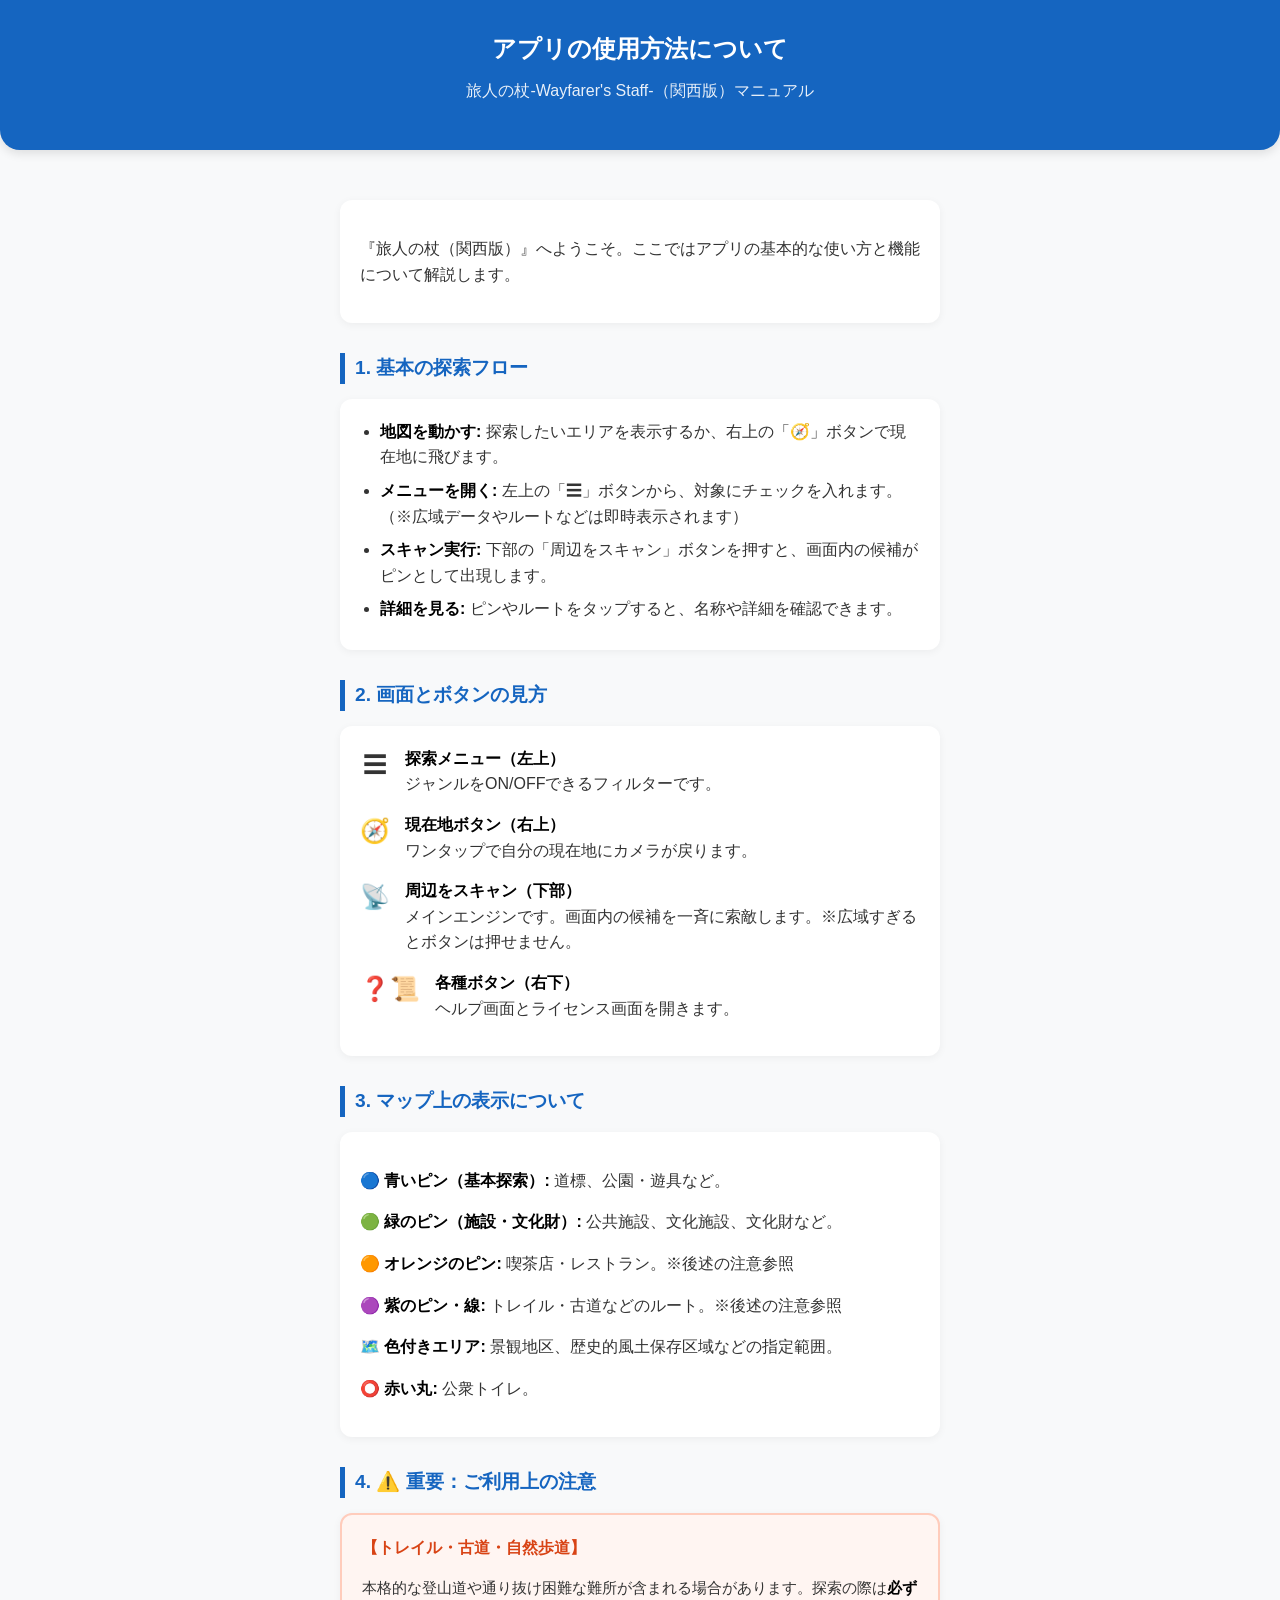
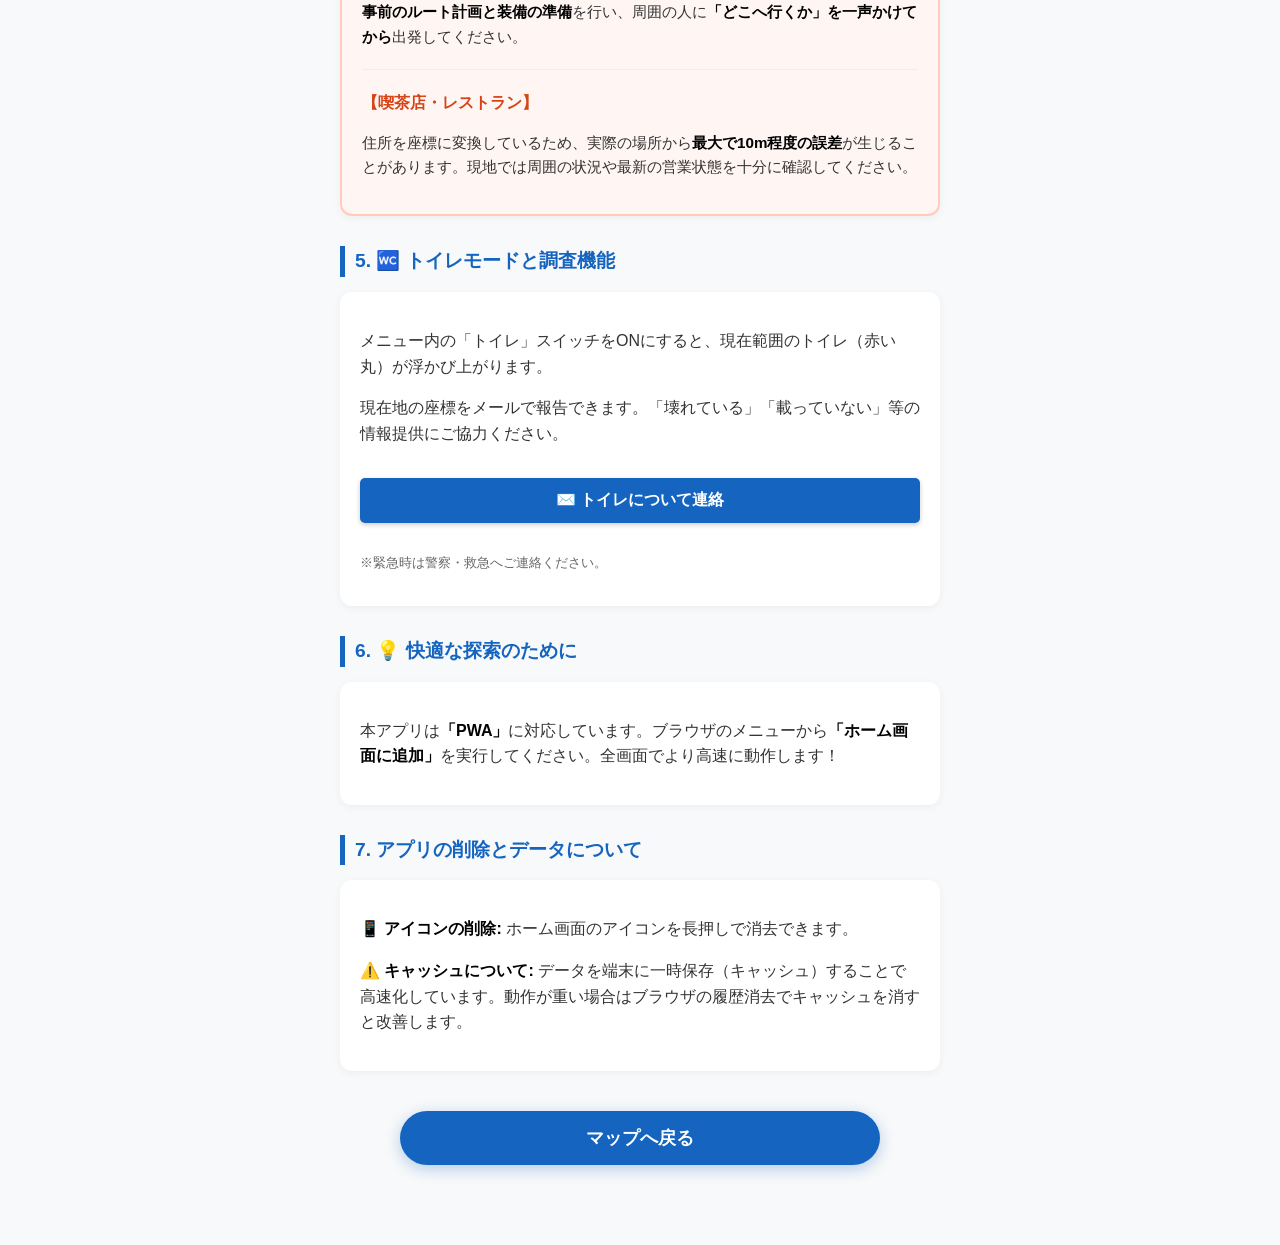
<file: help.html>
<!DOCTYPE html>
<html lang="ja">
<head>
    <meta charset="UTF-8">
    <meta name="viewport" content="width=device-width, initial-scale=1.0, maximum-scale=1.0, user-scalable=no">
    <title>アプリの使用方法について - 旅人の杖と救いの泉</title>
    <style>
        :root {
            --primary-color: #1565C0;
            --accent-color: #E65100;
            --bg-color: #f8f9fa;
            --card-bg: #ffffff;
            --text-color: #333;
        }
        body {
            font-family: 'Helvetica Neue', Arial, 'Hiragino Kaku Gothic ProN', 'Hiragino Sans', Meiryo, sans-serif;
            line-height: 1.6;
            color: var(--text-color);
            background-color: var(--bg-color);
            margin: 0;
            padding: 0;
        }
        .container {
            max-width: 600px;
            margin: 0 auto;
            padding: 20px;
        }
        header {
            background-color: var(--primary-color);
            color: white;
            padding: 30px 20px;
            text-align: center;
            border-radius: 0 0 20px 20px;
            margin-bottom: 30px;
            box-shadow: 0 4px 10px rgba(0,0,0,0.1);
        }
        h1 { margin: 0; font-size: 1.5rem; }
        h2 {
            font-size: 1.2rem;
            color: var(--primary-color);
            border-left: 5px solid var(--primary-color);
            padding-left: 10px;
            margin-top: 30px;
            margin-bottom: 15px;
        }
        .card {
            background: var(--card-bg);
            padding: 20px;
            border-radius: 12px;
            box-shadow: 0 2px 8px rgba(0,0,0,0.05);
            margin-bottom: 20px;
        }
        .icon-box {
            display: flex;
            align-items: flex-start;
            margin-bottom: 15px;
        }
        .icon {
            font-size: 1.5rem;
            margin-right: 15px;
            min-width: 30px;
            text-align: center;
        }
        .warning-card {
            border: 2px solid #ffccbc;
            background-color: #fff5f2;
        }
        .warning-title {
            color: #d84315;
            font-weight: bold;
            display: flex;
            align-items: center;
            margin-bottom: 10px;
        }
        ul { padding-left: 20px; margin: 0; }
        li { margin-bottom: 8px; }
        b { color: #000; }
        
        .footer-btns {
            margin-top: 40px;
            padding-bottom: 60px;
            text-align: center;
        }
        .close-btn {
            background-color: var(--primary-color);
            color: white;
            border: none;
            padding: 15px 40px;
            font-size: 1.1rem;
            font-weight: bold;
            border-radius: 30px;
            cursor: pointer;
            box-shadow: 0 4px 15px rgba(21, 101, 192, 0.3);
            transition: transform 0.2s;
            width: 80%;
        }
        .close-btn:active { transform: scale(0.95); }
        
        hr { border: 0; border-top: 1px solid #eee; margin: 20px 0; }

        /* トイレ連絡ボタン用のCSS */
        .contact-btn {
            background-color: var(--primary-color);
            color: white;
            border: none;
            padding: 12px 20px;
            font-size: 1rem;
            font-weight: bold;
            border-radius: 5px;
            cursor: pointer;
            width: 100%;
            margin: 15px 0;
            box-shadow: 0 2px 5px rgba(0,0,0,0.2);
            transition: background-color 0.2s;
        }
        .contact-btn:hover { background-color: #0d47a1; }
    </style>
</head>
<body>

<header>
    <h1>アプリの使用方法について</h1>
    <p style="margin-top:10px; opacity: 0.9;">旅人の杖-Wayfarer's Staff-（関西版）マニュアル</p>
</header>

<div class="container">

    <div class="card">
        <p>『旅人の杖（関西版）』へようこそ。ここではアプリの基本的な使い方と機能について解説します。</p>
    </div>

    <h2>1. 基本の探索フロー</h2>
    <div class="card">
        <ul>
            <li><b>地図を動かす:</b> 探索したいエリアを表示するか、右上の「🧭」ボタンで現在地に飛びます。</li>
            <li><b>メニューを開く:</b> 左上の「☰」ボタンから、対象にチェックを入れます。（※広域データやルートなどは即時表示されます）</li>
            <li><b>スキャン実行:</b> 下部の「周辺をスキャン」ボタンを押すと、画面内の候補がピンとして出現します。</li>
            <li><b>詳細を見る:</b> ピンやルートをタップすると、名称や詳細を確認できます。</li>
        </ul>
    </div>

    <h2>2. 画面とボタンの見方</h2>
    <div class="card">
        <div class="icon-box">
            <div class="icon">☰</div>
            <div><b>探索メニュー（左上）</b><br>ジャンルをON/OFFできるフィルターです。</div>
        </div>
        <div class="icon-box">
            <div class="icon">🧭</div>
            <div><b>現在地ボタン（右上）</b><br>ワンタップで自分の現在地にカメラが戻ります。</div>
        </div>
        <div class="icon-box">
            <div class="icon">📡</div>
            <div><b>周辺をスキャン（下部）</b><br>メインエンジンです。画面内の候補を一斉に索敵します。※広域すぎるとボタンは押せません。</div>
        </div>
        <div class="icon-box">
            <div class="icon">❓📜</div>
            <div><b>各種ボタン（右下）</b><br>ヘルプ画面とライセンス画面を開きます。</div>
        </div>
    </div>

    <h2>3. マップ上の表示について</h2>
    <div class="card">
        <p>🔵 <b>青いピン（基本探索）:</b> 道標、公園・遊具など。</p>
        <p>🟢 <b>緑のピン（施設・文化財）:</b> 公共施設、文化施設、文化財など。</p>
        <p>🟠 <b>オレンジのピン:</b> 喫茶店・レストラン。※後述の注意参照</p>
        <p>🟣 <b>紫のピン・線:</b> トレイル・古道などのルート。※後述の注意参照</p>
        <p>🗺️ <b>色付きエリア:</b> 景観地区、歴史的風土保存区域などの指定範囲。</p>
        <p>⭕ <b>赤い丸:</b> 公衆トイレ。</p>
    </div>

    <h2>4. ⚠️ 重要：ご利用上の注意</h2>
    <div class="card warning-card">
        <div class="warning-title">【トレイル・古道・自然歩道】</div>
        <p style="font-size: 0.95rem;">
            本格的な登山道や通り抜け困難な難所が含まれる場合があります。探索の際は<b>必ず事前のルート計画と装備の準備</b>を行い、周囲の人に<b>「どこへ行くか」を一声かけてから</b>出発してください。
        </p>
        <hr>
        <div class="warning-title">【喫茶店・レストラン】</div>
        <p style="font-size: 0.95rem;">
            住所を座標に変換しているため、実際の場所から<b>最大で10m程度の誤差</b>が生じることがあります。現地では周囲の状況や最新の営業状態を十分に確認してください。
        </p>
    </div>

    <h2>5. 🚾 トイレモードと調査機能</h2>
    <div class="card">
        <p>メニュー内の「トイレ」スイッチをONにすると、現在範囲のトイレ（赤い丸）が浮かび上がります。</p>
        
        <p>現在地の座標をメールで報告できます。「壊れている」「載っていない」等の情報提供にご協力ください。</p>
        <button id="toilet-contact-btn" class="contact-btn">✉️ トイレについて連絡</button>
        
        <p style="font-size: 0.8rem; color: #666; margin-top: 15px;">※緊急時は警察・救急へご連絡ください。</p>
    </div>

    <h2>6. 💡 快適な探索のために</h2>
    <div class="card">
        <p>本アプリは<b>「PWA」</b>に対応しています。ブラウザのメニューから<b>「ホーム画面に追加」</b>を実行してください。全画面でより高速に動作します！</p>
    </div>

    <h2>7. アプリの削除とデータについて</h2>
    <div class="card">
        <p><b>📱 アイコンの削除:</b> ホーム画面のアイコンを長押しで消去できます。</p>
        <p><b>⚠️ キャッシュについて:</b> データを端末に一時保存（キャッシュ）することで高速化しています。動作が重い場合はブラウザの履歴消去でキャッシュを消すと改善します。</p>
    </div>

    <div class="footer-btns">
        <button onclick="window.location.href='index.html';" class="close-btn">マップへ戻る</button>
    </div>

</div>

<script>
    document.getElementById('toilet-contact-btn').addEventListener('click', function() {
        const btn = this;
        // GPSが使えるかチェック
        if ("geolocation" in navigator) {
            btn.innerText = "🔄 座標を取得中...";
            
            navigator.geolocation.getCurrentPosition(
                function(position) {
                    // 座標の取得成功！
                    const lat = position.coords.latitude;
                    const lng = position.coords.longitude;
                    
                    // メールの件名と本文をセット
                    const subject = encodeURIComponent("トイレ情報提供（旅人の杖 関西版）");
                    const body = encodeURIComponent(
                        "【トイレに関する情報提供】\n\n" +
                        "現在地の座標：\n" +
                        "緯度: " + lat + "\n" +
                        "経度: " + lng + "\n\n" +
                        "▼Googleマップで位置を確認\n" +
                        "https://www.google.com/maps?q=" + lat + "," + lng + "\n\n" +
                        "状況を下記にご記入ください：\n" +
                        "（例：トイレが閉鎖されている、新しいトイレがある、など）\n\n"
                    );
                    
                    // メールアプリを起動！
                    window.location.href = "mailto:information.app.excellent@gmail.com?subject=" + subject + "&body=" + body;
                    
                    // ボタンのテキストを戻す
                    btn.innerText = "✉️ トイレについて連絡";
                },
                function(error) {
                    // エラー処理
                    alert("位置情報が取得できませんでした。端末の設定で位置情報サービスがオンになっているか確認してください。");
                    btn.innerText = "✉️ トイレについて連絡";
                },
                { enableHighAccuracy: true, timeout: 10000, maximumAge: 0 } // 高精度で取得
            );
        } else {
            alert("お使いのブラウザは位置情報に対応していません。");
        }
    });
</script>

</body>
</html>
</file>
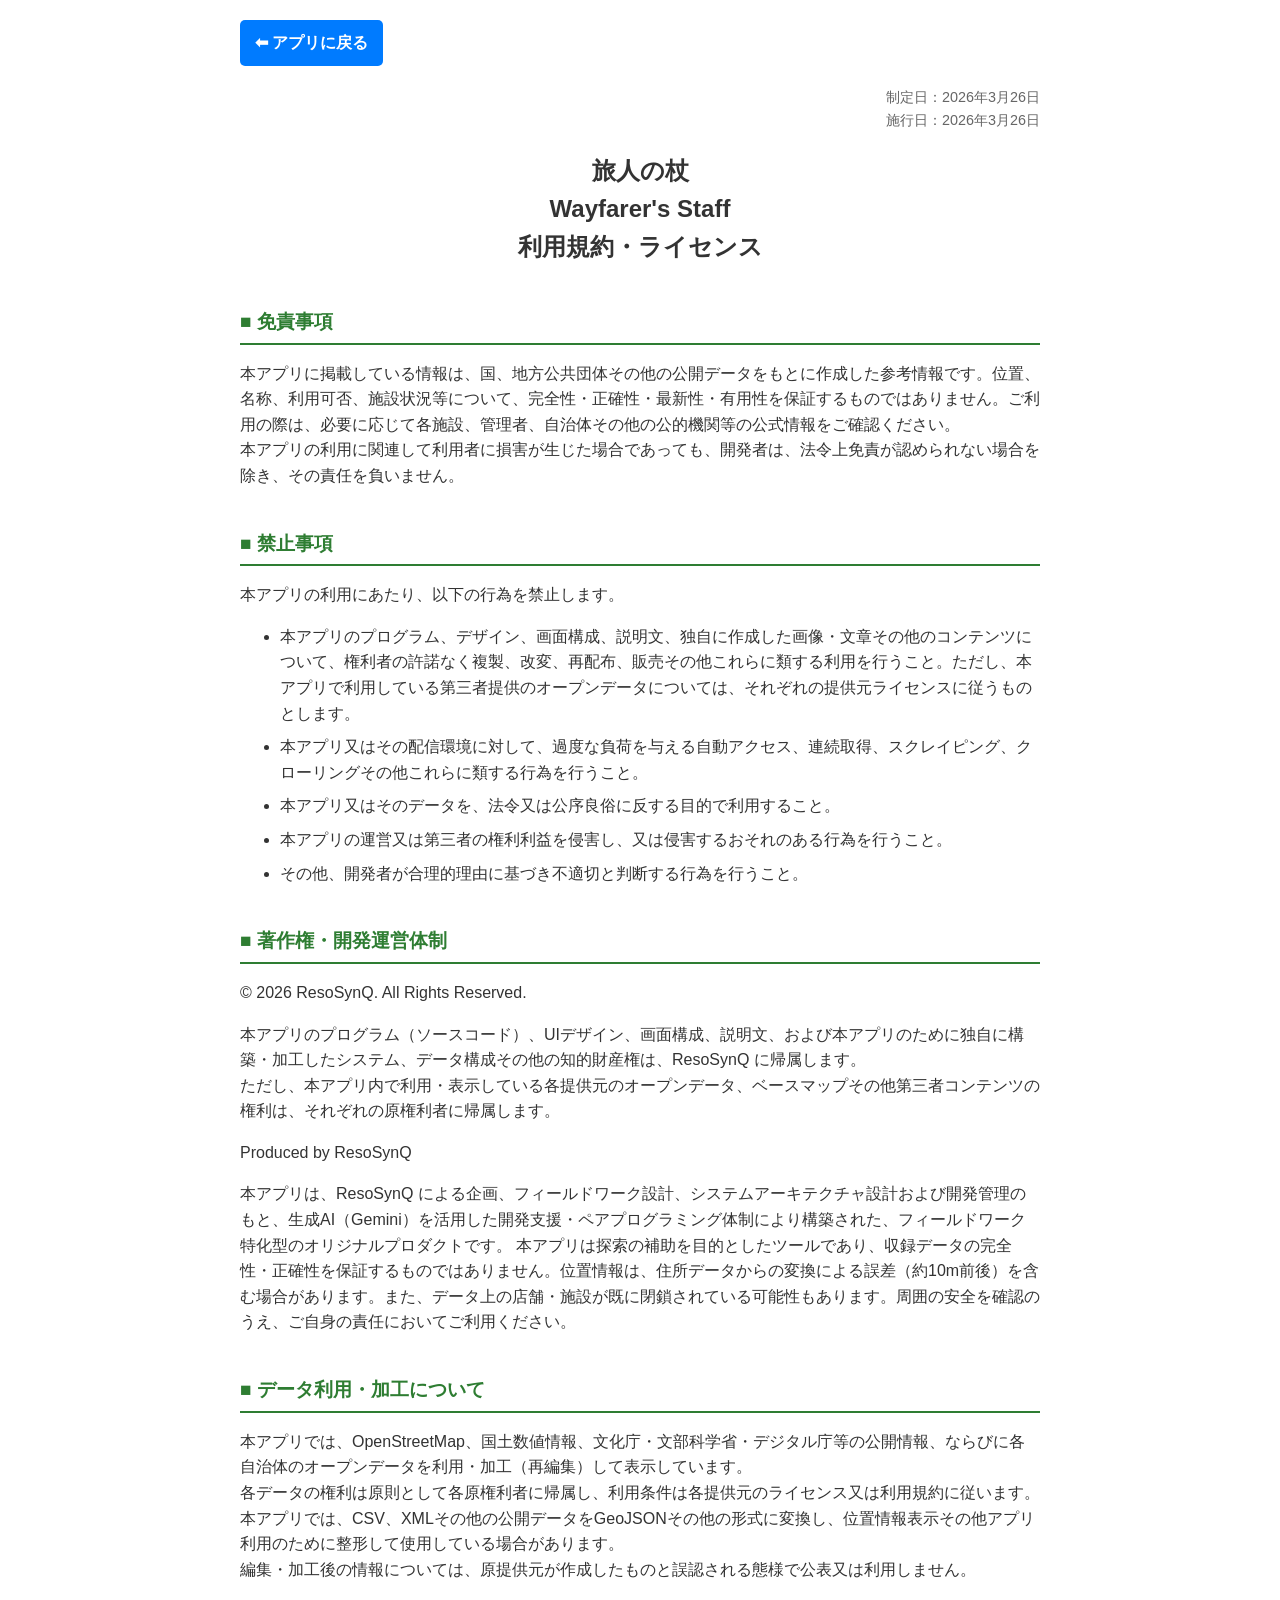
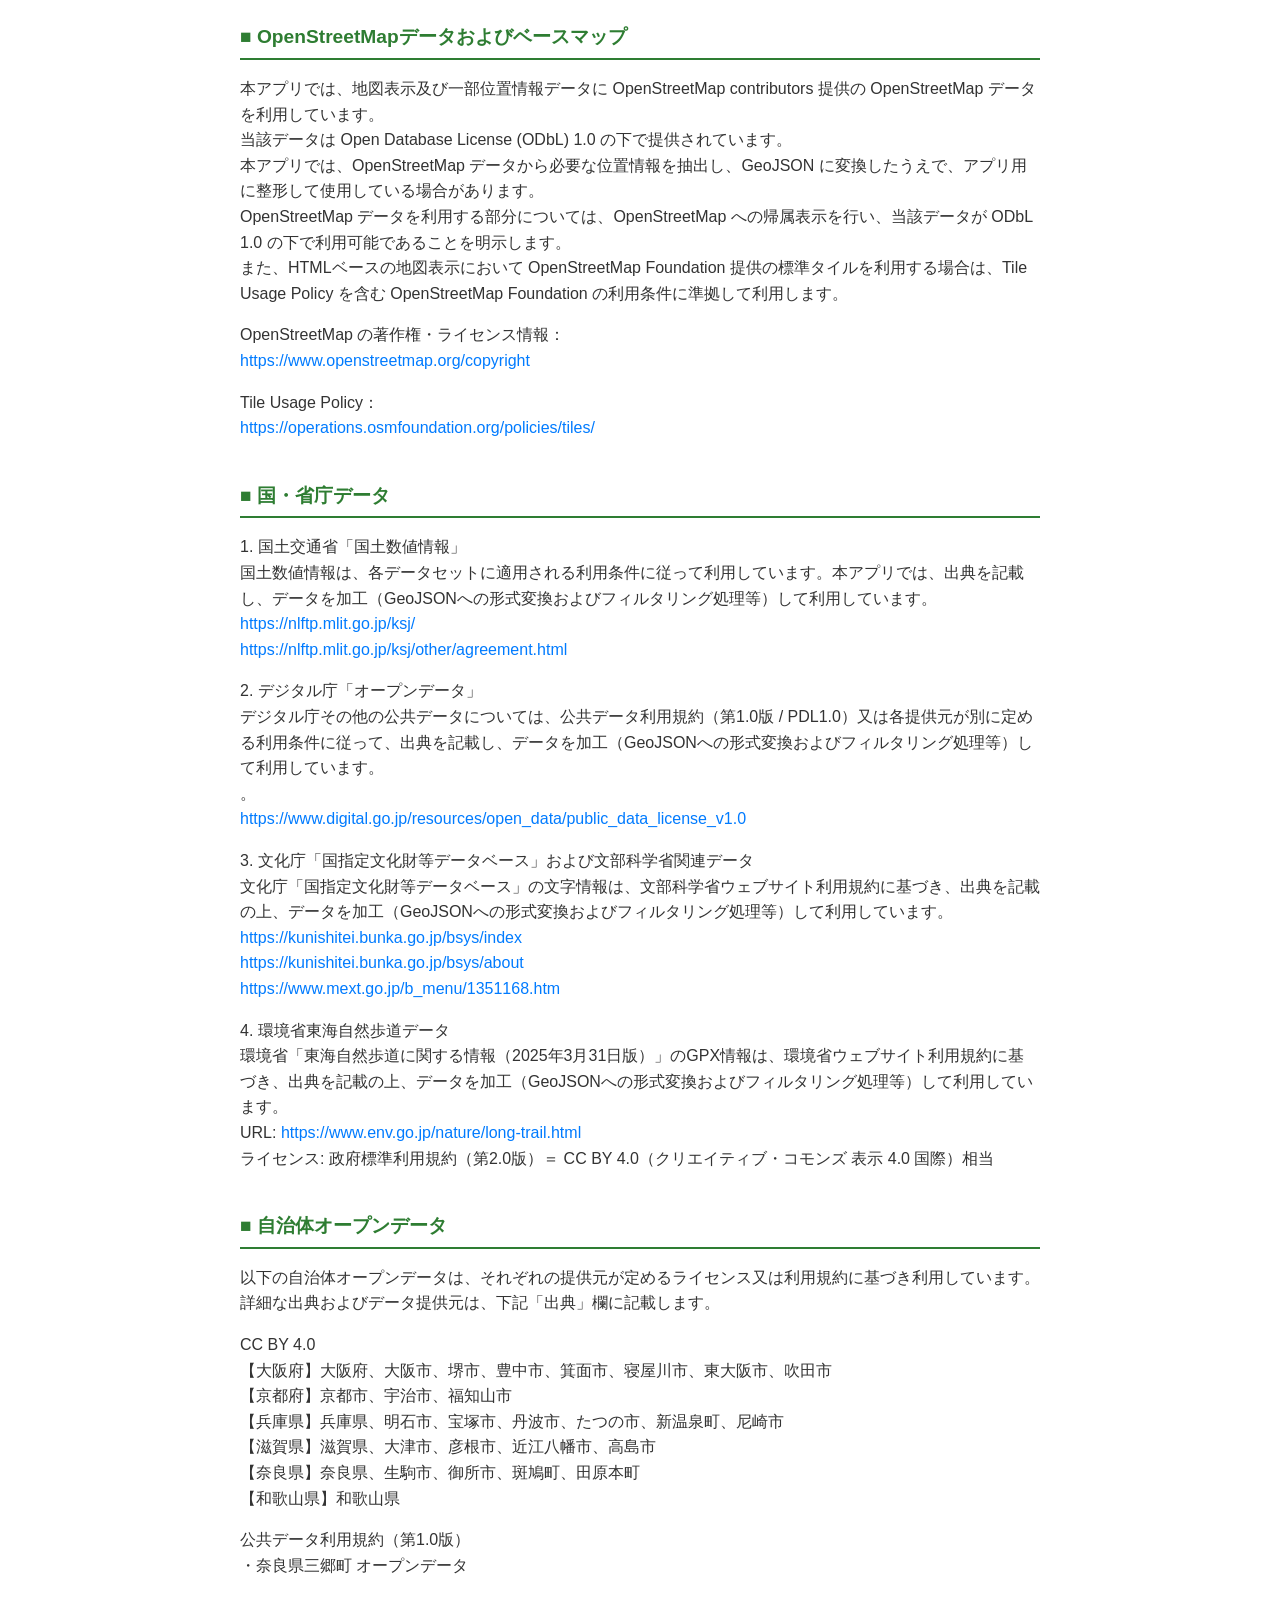
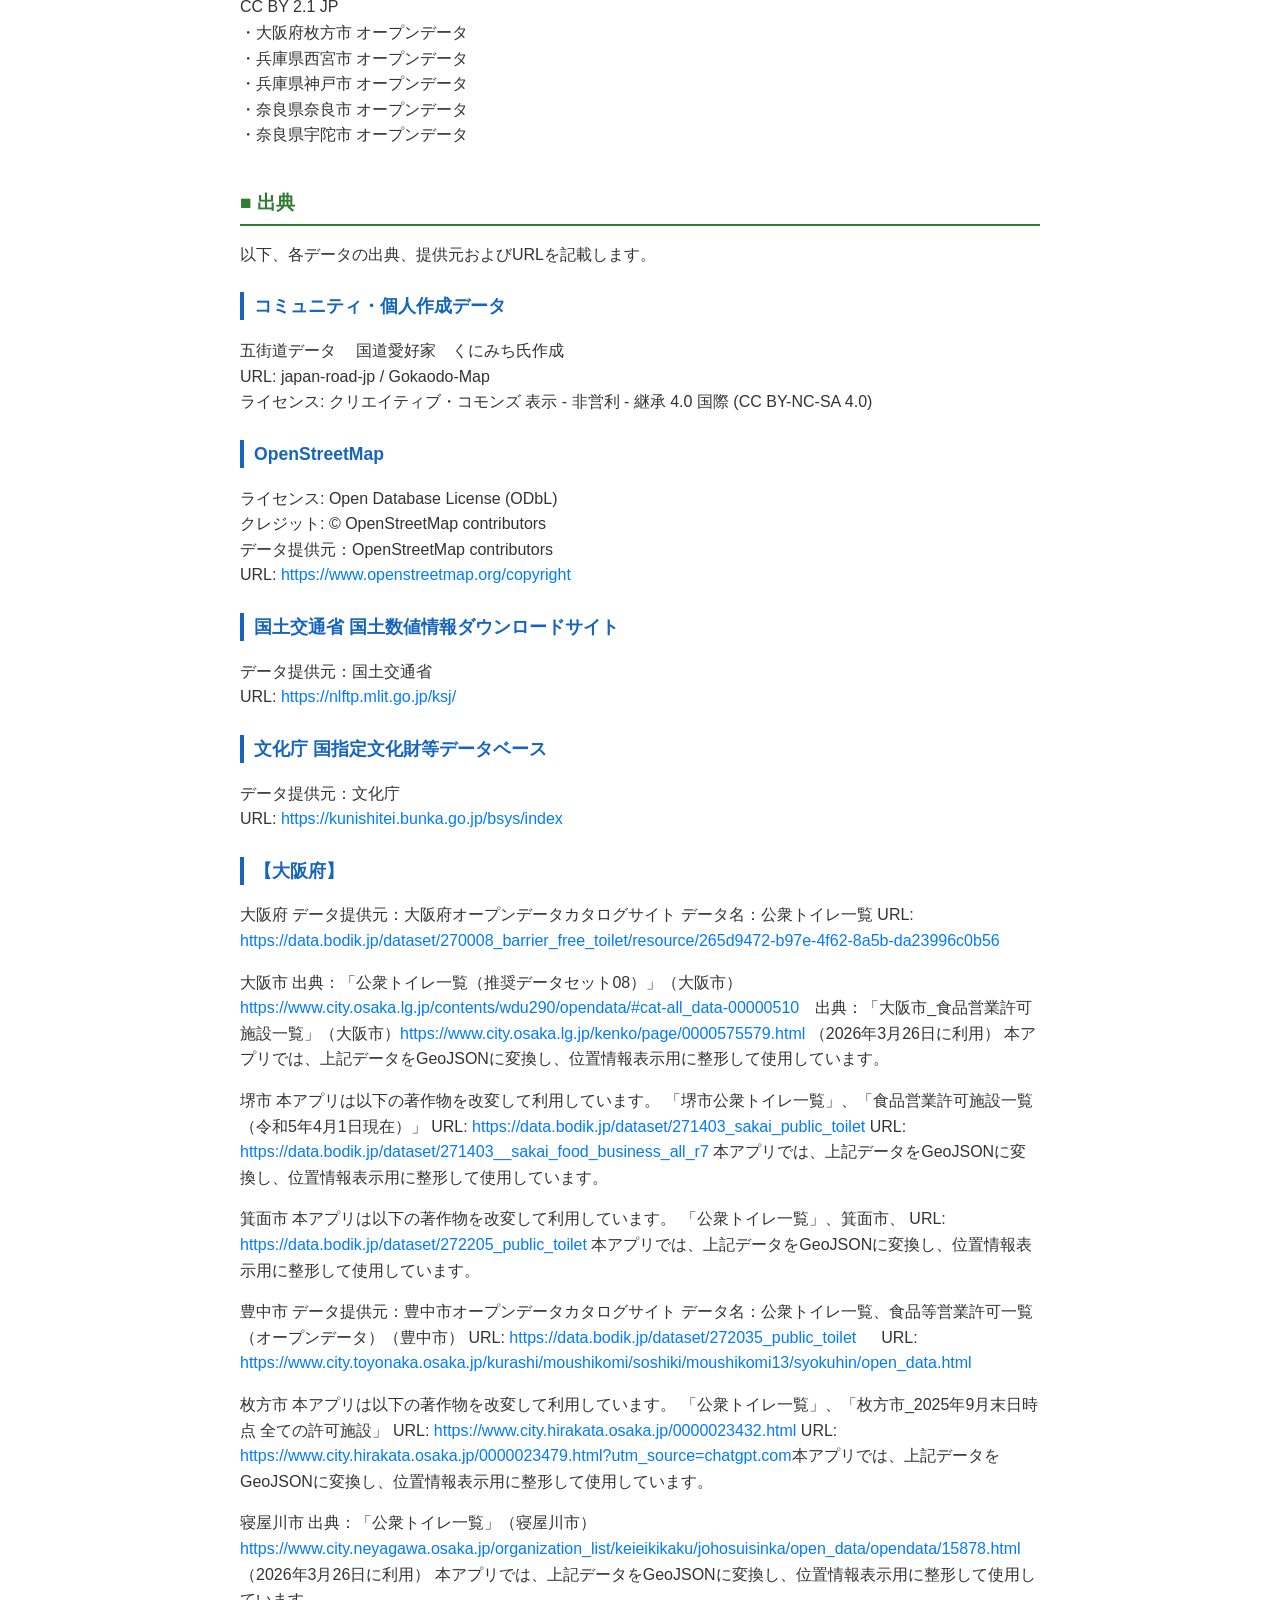
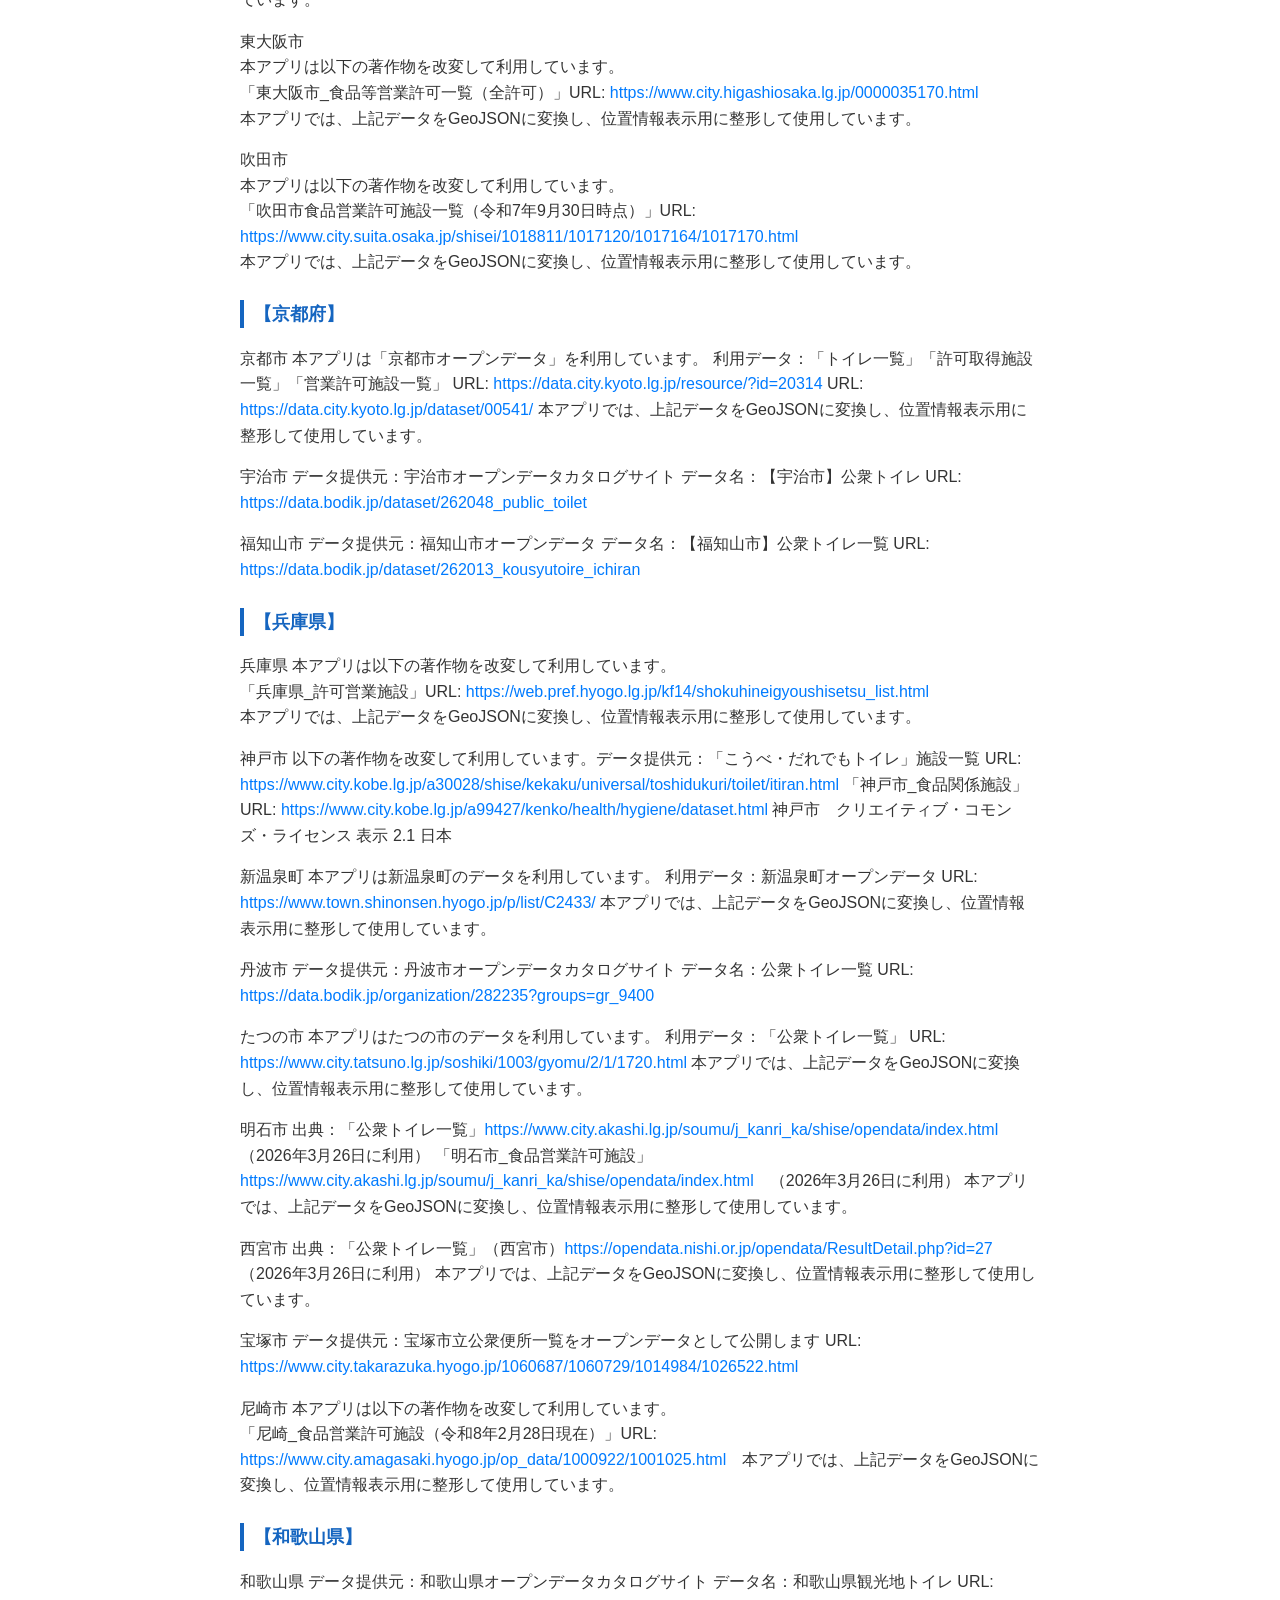
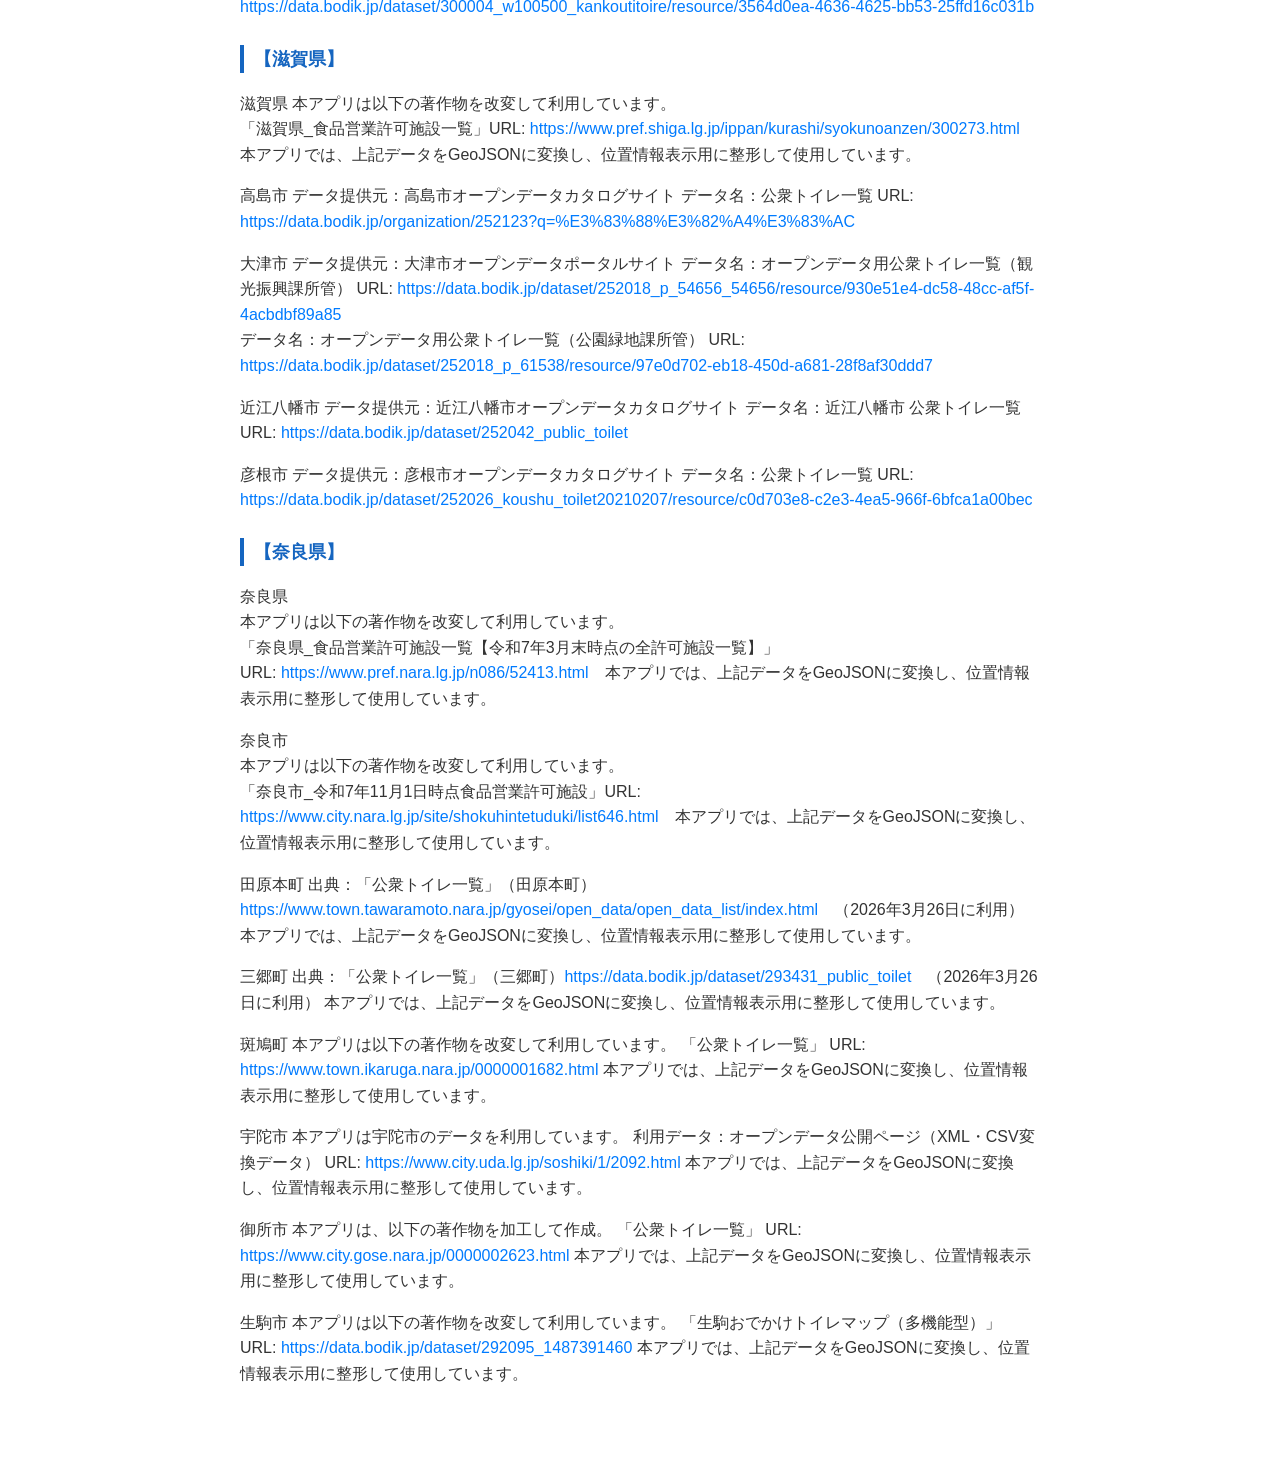
<file: license.html>
<!DOCTYPE html>
<html lang="ja">
<head>
    <meta charset="UTF-8">
    <meta name="viewport" content="width=device-width, initial-scale=1.0">
    <title>利用規約・ライセンス - 旅人の杖</title>
    <style>
        body { font-family: sans-serif; line-height: 1.6; padding: 20px; max-width: 800px; margin: 0 auto; color: #333; word-wrap: break-word; }
        h1 { font-size: 1.5em; text-align: center; margin-bottom: 20px; }
        h2 { color: #2E7D32; border-bottom: 2px solid #2E7D32; padding-bottom: 5px; margin-top: 40px; font-size: 1.2em; }
        h3 { color: #1565C0; margin-top: 25px; font-size: 1.1em; border-left: 4px solid #1565C0; padding-left: 10px; }
        p { margin-bottom: 1em; }
        ul, ol { margin-bottom: 1em; }
        li { margin-bottom: 0.5em; }
        .back-btn { display: inline-block; margin-bottom: 20px; padding: 10px 15px; background: #007BFF; color: white; text-decoration: none; border-radius: 5px; font-weight: bold; }
        .back-btn:hover { background: #0056b3; }
        a { color: #007BFF; text-decoration: none; }
        a:hover { text-decoration: underline; }
        .date-header { text-align: right; font-size: 0.9em; color: #666; margin-bottom: 20px; }
    </style>
</head>
<body>
    <a href="index.html" class="back-btn">⬅ アプリに戻る</a>

    <div class="date-header">
        制定日：2026年3月26日<br>
        施行日：2026年3月26日
    </div>

    <h1>旅人の杖<br>Wayfarer's Staff<br>利用規約・ライセンス</h1>

    <h2>■ 免責事項</h2>
    <p>本アプリに掲載している情報は、国、地方公共団体その他の公開データをもとに作成した参考情報です。位置、名称、利用可否、施設状況等について、完全性・正確性・最新性・有用性を保証するものではありません。ご利用の際は、必要に応じて各施設、管理者、自治体その他の公的機関等の公式情報をご確認ください。<br>本アプリの利用に関連して利用者に損害が生じた場合であっても、開発者は、法令上免責が認められない場合を除き、その責任を負いません。</p>

    <h2>■ 禁止事項</h2>
    <p>本アプリの利用にあたり、以下の行為を禁止します。</p>
    <ul>
        <li>本アプリのプログラム、デザイン、画面構成、説明文、独自に作成した画像・文章その他のコンテンツについて、権利者の許諾なく複製、改変、再配布、販売その他これらに類する利用を行うこと。ただし、本アプリで利用している第三者提供のオープンデータについては、それぞれの提供元ライセンスに従うものとします。</li>
        <li>本アプリ又はその配信環境に対して、過度な負荷を与える自動アクセス、連続取得、スクレイピング、クローリングその他これらに類する行為を行うこと。</li>
        <li>本アプリ又はそのデータを、法令又は公序良俗に反する目的で利用すること。</li>
        <li>本アプリの運営又は第三者の権利利益を侵害し、又は侵害するおそれのある行為を行うこと。</li>
        <li>その他、開発者が合理的理由に基づき不適切と判断する行為を行うこと。</li>
    </ul>

    <h2>■ 著作権・開発運営体制</h2>
    <p>© 2026 ResoSynQ. All Rights Reserved.</p>
    <p>本アプリのプログラム（ソースコード）、UIデザイン、画面構成、説明文、および本アプリのために独自に構築・加工したシステム、データ構成その他の知的財産権は、ResoSynQ に帰属します。<br>ただし、本アプリ内で利用・表示している各提供元のオープンデータ、ベースマップその他第三者コンテンツの権利は、それぞれの原権利者に帰属します。</p>
    <p>Produced by ResoSynQ</p>
    <p>本アプリは、ResoSynQ による企画、フィールドワーク設計、システムアーキテクチャ設計および開発管理のもと、生成AI（Gemini）を活用した開発支援・ペアプログラミング体制により構築された、フィールドワーク特化型のオリジナルプロダクトです。 本アプリは探索の補助を目的としたツールであり、収録データの完全性・正確性を保証するものではありません。位置情報は、住所データからの変換による誤差（約10m前後）を含む場合があります。また、データ上の店舗・施設が既に閉鎖されている可能性もあります。周囲の安全を確認のうえ、ご自身の責任においてご利用ください。</p>

    <h2>■ データ利用・加工について</h2>
    <p>本アプリでは、OpenStreetMap、国土数値情報、文化庁・文部科学省・デジタル庁等の公開情報、ならびに各自治体のオープンデータを利用・加工（再編集）して表示しています。<br>各データの権利は原則として各原権利者に帰属し、利用条件は各提供元のライセンス又は利用規約に従います。<br>本アプリでは、CSV、XMLその他の公開データをGeoJSONその他の形式に変換し、位置情報表示その他アプリ利用のために整形して使用している場合があります。<br>編集・加工後の情報については、原提供元が作成したものと誤認される態様で公表又は利用しません。</p>

    <h2>■ OpenStreetMapデータおよびベースマップ</h2>
    <p>本アプリでは、地図表示及び一部位置情報データに OpenStreetMap contributors 提供の OpenStreetMap データを利用しています。<br>当該データは Open Database License (ODbL) 1.0 の下で提供されています。<br>本アプリでは、OpenStreetMap データから必要な位置情報を抽出し、GeoJSON に変換したうえで、アプリ用に整形して使用している場合があります。<br>OpenStreetMap データを利用する部分については、OpenStreetMap への帰属表示を行い、当該データが ODbL 1.0 の下で利用可能であることを明示します。<br>また、HTMLベースの地図表示において OpenStreetMap Foundation 提供の標準タイルを利用する場合は、Tile Usage Policy を含む OpenStreetMap Foundation の利用条件に準拠して利用します。</p>
    <p>OpenStreetMap の著作権・ライセンス情報：<br><a href="https://www.openstreetmap.org/copyright" target="_blank">https://www.openstreetmap.org/copyright</a></p>
    <p>Tile Usage Policy：<br><a href="https://operations.osmfoundation.org/policies/tiles/" target="_blank">https://operations.osmfoundation.org/policies/tiles/</a></p>

    <h2>■ 国・省庁データ</h2>
    <p>1. 国土交通省「国土数値情報」<br>
    国土数値情報は、各データセットに適用される利用条件に従って利用しています。本アプリでは、出典を記載し、データを加工（GeoJSONへの形式変換およびフィルタリング処理等）して利用しています。<br>
    <a href="https://nlftp.mlit.go.jp/ksj/" target="_blank">https://nlftp.mlit.go.jp/ksj/</a><br>
    <a href="https://nlftp.mlit.go.jp/ksj/other/agreement.html" target="_blank">https://nlftp.mlit.go.jp/ksj/other/agreement.html</a></p>

    <p>2. デジタル庁「オープンデータ」<br>
    デジタル庁その他の公共データについては、公共データ利用規約（第1.0版 / PDL1.0）又は各提供元が別に定める利用条件に従って、出典を記載し、データを加工（GeoJSONへの形式変換およびフィルタリング処理等）して利用しています。<br>
    。<br>
    <a href="https://www.digital.go.jp/resources/open_data/public_data_license_v1.0" target="_blank">https://www.digital.go.jp/resources/open_data/public_data_license_v1.0</a></p>

    <p>3. 文化庁「国指定文化財等データベース」および文部科学省関連データ<br>
    文化庁「国指定文化財等データベース」の文字情報は、文部科学省ウェブサイト利用規約に基づき、出典を記載の上、データを加工（GeoJSONへの形式変換およびフィルタリング処理等）して利用しています。<br>
    <a href="https://kunishitei.bunka.go.jp/bsys/index" target="_blank">https://kunishitei.bunka.go.jp/bsys/index</a><br>
    <a href="https://kunishitei.bunka.go.jp/bsys/about" target="_blank">https://kunishitei.bunka.go.jp/bsys/about</a><br>
    <a href="https://www.mext.go.jp/b_menu/1351168.htm" target="_blank">https://www.mext.go.jp/b_menu/1351168.htm</a></p>

    <p>4. 環境省東海自然歩道データ<br>
    環境省「東海自然歩道に関する情報（2025年3月31日版）」のGPX情報は、環境省ウェブサイト利用規約に基づき、出典を記載の上、データを加工（GeoJSONへの形式変換およびフィルタリング処理等）して利用しています。<br>
    URL: <a href="https://www.env.go.jp/nature/long-trail.html" target="_blank">https://www.env.go.jp/nature/long-trail.html</a><br>
    ライセンス: 政府標準利用規約（第2.0版）＝ CC BY 4.0（クリエイティブ・コモンズ 表示 4.0 国際）相当</p>

    <h2>■ 自治体オープンデータ</h2>
    <p>以下の自治体オープンデータは、それぞれの提供元が定めるライセンス又は利用規約に基づき利用しています。詳細な出典およびデータ提供元は、下記「出典」欄に記載します。</p>
    
    <p>CC BY 4.0<br>
    【大阪府】大阪府、大阪市、堺市、豊中市、箕面市、寝屋川市、東大阪市、吹田市<br>
    【京都府】京都市、宇治市、福知山市<br>
    【兵庫県】兵庫県、明石市、宝塚市、丹波市、たつの市、新温泉町、尼崎市<br>
    【滋賀県】滋賀県、大津市、彦根市、近江八幡市、高島市<br>
    【奈良県】奈良県、生駒市、御所市、斑鳩町、田原本町<br>
    【和歌山県】和歌山県</p>

    <p>公共データ利用規約（第1.0版）<br>
    ・奈良県三郷町 オープンデータ</p>

    <p>CC BY 2.1 JP<br>
    ・大阪府枚方市 オープンデータ<br>
    ・兵庫県西宮市 オープンデータ<br>
    ・兵庫県神戸市 オープンデータ<br>
    ・奈良県奈良市 オープンデータ<br>
    ・奈良県宇陀市 オープンデータ</p>

    <h2>■ 出典</h2>
    <p>以下、各データの出典、提供元およびURLを記載します。</p>

    <h3>コミュニティ・個人作成データ</h3>
    <p>五街道データ 　国道愛好家　くにみち氏作成<br>
    URL: japan-road-jp / Gokaodo-Map<br>
    ライセンス:  クリエイティブ・コモンズ 表示 - 非営利 - 継承 4.0 国際 (CC BY-NC-SA 4.0)</p>

    <h3>OpenStreetMap</h3>
    <p>ライセンス:  Open Database License (ODbL)<br>
    クレジット:  © OpenStreetMap contributors<br>
    データ提供元：OpenStreetMap contributors<br>
    URL: <a href="https://www.openstreetmap.org/copyright" target="_blank">https://www.openstreetmap.org/copyright</a></p>

    <h3>国土交通省 国土数値情報ダウンロードサイト</h3>
    <p>データ提供元：国土交通省<br>
    URL: <a href="https://nlftp.mlit.go.jp/ksj/" target="_blank">https://nlftp.mlit.go.jp/ksj/</a></p>

    <h3>文化庁 国指定文化財等データベース</h3>
    <p>データ提供元：文化庁<br>
    URL: <a href="https://kunishitei.bunka.go.jp/bsys/index" target="_blank">https://kunishitei.bunka.go.jp/bsys/index</a></p>

    <h3>【大阪府】</h3>
    <p>大阪府  データ提供元：大阪府オープンデータカタログサイト データ名：公衆トイレ一覧 URL: <a href="https://data.bodik.jp/dataset/270008_barrier_free_toilet/resource/265d9472-b97e-4f62-8a5b-da23996c0b56" target="_blank">https://data.bodik.jp/dataset/270008_barrier_free_toilet/resource/265d9472-b97e-4f62-8a5b-da23996c0b56</a></p>

    <p>大阪市  出典：「公衆トイレ一覧（推奨データセット08）」（大阪市）<a href="https://www.city.osaka.lg.jp/contents/wdu290/opendata/#cat-all_data-00000510" target="_blank">https://www.city.osaka.lg.jp/contents/wdu290/opendata/#cat-all_data-00000510</a>　出典：「大阪市_食品営業許可施設一覧」（大阪市）<a href="https://www.city.osaka.lg.jp/kenko/page/0000575579.html" target="_blank">https://www.city.osaka.lg.jp/kenko/page/0000575579.html</a> （2026年3月26日に利用） 本アプリでは、上記データをGeoJSONに変換し、位置情報表示用に整形して使用しています。</p>

    <p>堺市  本アプリは以下の著作物を改変して利用しています。 「堺市公衆トイレ一覧」、「食品営業許可施設一覧（令和5年4月1日現在）」 URL: <a href="https://data.bodik.jp/dataset/271403_sakai_public_toilet" target="_blank">https://data.bodik.jp/dataset/271403_sakai_public_toilet</a>  URL: <a href="https://data.bodik.jp/dataset/271403__sakai_food_business_all_r7" target="_blank">https://data.bodik.jp/dataset/271403__sakai_food_business_all_r7</a> 本アプリでは、上記データをGeoJSONに変換し、位置情報表示用に整形して使用しています。</p>

    <p>箕面市  本アプリは以下の著作物を改変して利用しています。 「公衆トイレ一覧」、箕面市、 URL: <a href="https://data.bodik.jp/dataset/272205_public_toilet" target="_blank">https://data.bodik.jp/dataset/272205_public_toilet</a> 本アプリでは、上記データをGeoJSONに変換し、位置情報表示用に整形して使用しています。</p>

    <p>豊中市  データ提供元：豊中市オープンデータカタログサイト データ名：公衆トイレ一覧、食品等営業許可一覧（オープンデータ）（豊中市） URL: <a href="https://data.bodik.jp/dataset/272035_public_toilet" target="_blank">https://data.bodik.jp/dataset/272035_public_toilet</a> 　 URL: <a href="https://www.city.toyonaka.osaka.jp/kurashi/moushikomi/soshiki/moushikomi13/syokuhin/open_data.html" target="_blank">https://www.city.toyonaka.osaka.jp/kurashi/moushikomi/soshiki/moushikomi13/syokuhin/open_data.html</a></p>

    <p>枚方市  本アプリは以下の著作物を改変して利用しています。 「公衆トイレ一覧」、「枚方市_2025年9月末日時点 全ての許可施設」 URL: <a href="https://www.city.hirakata.osaka.jp/0000023432.html" target="_blank">https://www.city.hirakata.osaka.jp/0000023432.html</a> URL: <a href="https://www.city.hirakata.osaka.jp/0000023479.html?utm_source=chatgpt.com" target="_blank">https://www.city.hirakata.osaka.jp/0000023479.html?utm_source=chatgpt.com</a>本アプリでは、上記データをGeoJSONに変換し、位置情報表示用に整形して使用しています。</p>

    <p>寝屋川市  出典：「公衆トイレ一覧」（寝屋川市）<a href="https://www.city.neyagawa.osaka.jp/organization_list/keieikikaku/johosuisinka/open_data/opendata/15878.html" target="_blank">https://www.city.neyagawa.osaka.jp/organization_list/keieikikaku/johosuisinka/open_data/opendata/15878.html</a>　（2026年3月26日に利用） 本アプリでは、上記データをGeoJSONに変換し、位置情報表示用に整形して使用しています。</p>

    <p>東大阪市<br>
    本アプリは以下の著作物を改変して利用しています。<br>
    「東大阪市_食品等営業許可一覧（全許可）」URL: <a href="https://www.city.higashiosaka.lg.jp/0000035170.html" target="_blank">https://www.city.higashiosaka.lg.jp/0000035170.html</a><br>
    本アプリでは、上記データをGeoJSONに変換し、位置情報表示用に整形して使用しています。</p>

    <p>吹田市<br>
    本アプリは以下の著作物を改変して利用しています。<br>
    「吹田市食品営業許可施設一覧（令和7年9月30日時点）」URL: <a href="https://www.city.suita.osaka.jp/shisei/1018811/1017120/1017164/1017170.html" target="_blank">https://www.city.suita.osaka.jp/shisei/1018811/1017120/1017164/1017170.html</a><br>
    本アプリでは、上記データをGeoJSONに変換し、位置情報表示用に整形して使用しています。</p>

    <h3>【京都府】</h3>
    <p>京都市  本アプリは「京都市オープンデータ」を利用しています。 利用データ：「トイレ一覧」「許可取得施設一覧」「営業許可施設一覧」 URL: <a href="https://data.city.kyoto.lg.jp/resource/?id=20314" target="_blank">https://data.city.kyoto.lg.jp/resource/?id=20314</a> URL: <a href="https://data.city.kyoto.lg.jp/dataset/00541/" target="_blank">https://data.city.kyoto.lg.jp/dataset/00541/</a> 本アプリでは、上記データをGeoJSONに変換し、位置情報表示用に整形して使用しています。</p>

    <p>宇治市  データ提供元：宇治市オープンデータカタログサイト データ名：【宇治市】公衆トイレ URL: <a href="https://data.bodik.jp/dataset/262048_public_toilet" target="_blank">https://data.bodik.jp/dataset/262048_public_toilet</a></p>

    <p>福知山市  データ提供元：福知山市オープンデータ データ名：【福知山市】公衆トイレ一覧 URL: <a href="https://data.bodik.jp/dataset/262013_kousyutoire_ichiran" target="_blank">https://data.bodik.jp/dataset/262013_kousyutoire_ichiran</a></p>

    <h3>【兵庫県】</h3>
    <p>兵庫県  本アプリは以下の著作物を改変して利用しています。<br>
    「兵庫県_許可営業施設」URL: <a href="https://web.pref.hyogo.lg.jp/kf14/shokuhineigyoushisetsu_list.html" target="_blank">https://web.pref.hyogo.lg.jp/kf14/shokuhineigyoushisetsu_list.html</a><br>
    本アプリでは、上記データをGeoJSONに変換し、位置情報表示用に整形して使用しています。</p>

    <p>神戸市  以下の著作物を改変して利用しています。データ提供元：「こうべ・だれでもトイレ」施設一覧 URL: <a href="https://www.city.kobe.lg.jp/a30028/shise/kekaku/universal/toshidukuri/toilet/itiran.html" target="_blank">https://www.city.kobe.lg.jp/a30028/shise/kekaku/universal/toshidukuri/toilet/itiran.html</a> 「神戸市_食品関係施設」URL: <a href="https://www.city.kobe.lg.jp/a99427/kenko/health/hygiene/dataset.html" target="_blank">https://www.city.kobe.lg.jp/a99427/kenko/health/hygiene/dataset.html</a> 神戸市　クリエイティブ・コモンズ・ライセンス 表示 2.1 日本</p>

    <p>新温泉町  本アプリは新温泉町のデータを利用しています。 利用データ：新温泉町オープンデータ URL: <a href="https://www.town.shinonsen.hyogo.jp/p/list/C2433/" target="_blank">https://www.town.shinonsen.hyogo.jp/p/list/C2433/</a> 本アプリでは、上記データをGeoJSONに変換し、位置情報表示用に整形して使用しています。</p>

    <p>丹波市  データ提供元：丹波市オープンデータカタログサイト データ名：公衆トイレ一覧 URL: <a href="https://data.bodik.jp/organization/282235?groups=gr_9400" target="_blank">https://data.bodik.jp/organization/282235?groups=gr_9400</a></p>

    <p>たつの市  本アプリはたつの市のデータを利用しています。 利用データ：「公衆トイレ一覧」 URL: <a href="https://www.city.tatsuno.lg.jp/soshiki/1003/gyomu/2/1/1720.html" target="_blank">https://www.city.tatsuno.lg.jp/soshiki/1003/gyomu/2/1/1720.html</a> 本アプリでは、上記データをGeoJSONに変換し、位置情報表示用に整形して使用しています。</p>

    <p>明石市  出典：「公衆トイレ一覧」<a href="https://www.city.akashi.lg.jp/soumu/j_kanri_ka/shise/opendata/index.html" target="_blank">https://www.city.akashi.lg.jp/soumu/j_kanri_ka/shise/opendata/index.html</a>　（2026年3月26日に利用） 「明石市_食品営業許可施設」<a href="https://www.city.akashi.lg.jp/soumu/j_kanri_ka/shise/opendata/index.html" target="_blank">https://www.city.akashi.lg.jp/soumu/j_kanri_ka/shise/opendata/index.html</a>　（2026年3月26日に利用） 本アプリでは、上記データをGeoJSONに変換し、位置情報表示用に整形して使用しています。</p>

    <p>西宮市  出典：「公衆トイレ一覧」（西宮市）<a href="https://opendata.nishi.or.jp/opendata/ResultDetail.php?id=27" target="_blank">https://opendata.nishi.or.jp/opendata/ResultDetail.php?id=27</a>　（2026年3月26日に利用） 本アプリでは、上記データをGeoJSONに変換し、位置情報表示用に整形して使用しています。</p>

    <p>宝塚市  データ提供元：宝塚市立公衆便所一覧をオープンデータとして公開します URL: <a href="https://www.city.takarazuka.hyogo.jp/1060687/1060729/1014984/1026522.html" target="_blank">https://www.city.takarazuka.hyogo.jp/1060687/1060729/1014984/1026522.html</a></p>

    <p>尼崎市  本アプリは以下の著作物を改変して利用しています。<br>
    「尼崎_食品営業許可施設（令和8年2月28日現在）」URL: <a href="https://www.city.amagasaki.hyogo.jp/op_data/1000922/1001025.html" target="_blank">https://www.city.amagasaki.hyogo.jp/op_data/1000922/1001025.html</a>　本アプリでは、上記データをGeoJSONに変換し、位置情報表示用に整形して使用しています。</p>

    <h3>【和歌山県】</h3>
    <p>和歌山県  データ提供元：和歌山県オープンデータカタログサイト データ名：和歌山県観光地トイレ URL: <a href="https://data.bodik.jp/dataset/300004_w100500_kankoutitoire/resource/3564d0ea-4636-4625-bb53-25ffd16c031b" target="_blank">https://data.bodik.jp/dataset/300004_w100500_kankoutitoire/resource/3564d0ea-4636-4625-bb53-25ffd16c031b</a></p>

    <h3>【滋賀県】</h3>
    <p>滋賀県  本アプリは以下の著作物を改変して利用しています。<br>
    「滋賀県_食品営業許可施設一覧」URL: <a href="https://www.pref.shiga.lg.jp/ippan/kurashi/syokunoanzen/300273.html" target="_blank">https://www.pref.shiga.lg.jp/ippan/kurashi/syokunoanzen/300273.html</a><br>
    本アプリでは、上記データをGeoJSONに変換し、位置情報表示用に整形して使用しています。</p>

    <p>高島市  データ提供元：高島市オープンデータカタログサイト データ名：公衆トイレ一覧 URL: <a href="https://data.bodik.jp/organization/252123?q=%E3%83%88%E3%82%A4%E3%83%AC" target="_blank">https://data.bodik.jp/organization/252123?q=%E3%83%88%E3%82%A4%E3%83%AC</a></p>

    <p>大津市  データ提供元：大津市オープンデータポータルサイト データ名：オープンデータ用公衆トイレ一覧（観光振興課所管） URL: <a href="https://data.bodik.jp/dataset/252018_p_54656_54656/resource/930e51e4-dc58-48cc-af5f-4acbdbf89a85" target="_blank">https://data.bodik.jp/dataset/252018_p_54656_54656/resource/930e51e4-dc58-48cc-af5f-4acbdbf89a85</a><br>
    データ名：オープンデータ用公衆トイレ一覧（公園緑地課所管） URL: <a href="https://data.bodik.jp/dataset/252018_p_61538/resource/97e0d702-eb18-450d-a681-28f8af30ddd7" target="_blank">https://data.bodik.jp/dataset/252018_p_61538/resource/97e0d702-eb18-450d-a681-28f8af30ddd7</a></p>

    <p>近江八幡市  データ提供元：近江八幡市オープンデータカタログサイト データ名：近江八幡市 公衆トイレ一覧 URL: <a href="https://data.bodik.jp/dataset/252042_public_toilet" target="_blank">https://data.bodik.jp/dataset/252042_public_toilet</a></p>

    <p>彦根市  データ提供元：彦根市オープンデータカタログサイト データ名：公衆トイレ一覧 URL: <a href="https://data.bodik.jp/dataset/252026_koushu_toilet20210207/resource/c0d703e8-c2e3-4ea5-966f-6bfca1a00bec" target="_blank">https://data.bodik.jp/dataset/252026_koushu_toilet20210207/resource/c0d703e8-c2e3-4ea5-966f-6bfca1a00bec</a></p>

    <h3>【奈良県】</h3>
    <p>奈良県<br>
    本アプリは以下の著作物を改変して利用しています。<br>
    「奈良県_食品営業許可施設一覧【令和7年3月末時点の全許可施設一覧】」<br>
    URL: <a href="https://www.pref.nara.lg.jp/n086/52413.html" target="_blank">https://www.pref.nara.lg.jp/n086/52413.html</a>　本アプリでは、上記データをGeoJSONに変換し、位置情報表示用に整形して使用しています。</p>

    <p>奈良市<br>
    本アプリは以下の著作物を改変して利用しています。<br>
    「奈良市_令和7年11月1日時点食品営業許可施設」URL: <a href="https://www.city.nara.lg.jp/site/shokuhintetuduki/list646.html" target="_blank">https://www.city.nara.lg.jp/site/shokuhintetuduki/list646.html</a>　本アプリでは、上記データをGeoJSONに変換し、位置情報表示用に整形して使用しています。</p>

    <p>田原本町  出典：「公衆トイレ一覧」（田原本町）<a href="https://www.town.tawaramoto.nara.jp/gyosei/open_data/open_data_list/index.html" target="_blank">https://www.town.tawaramoto.nara.jp/gyosei/open_data/open_data_list/index.html</a>　（2026年3月26日に利用） 本アプリでは、上記データをGeoJSONに変換し、位置情報表示用に整形して使用しています。</p>

    <p>三郷町  出典：「公衆トイレ一覧」（三郷町）<a href="https://data.bodik.jp/dataset/293431_public_toilet" target="_blank">https://data.bodik.jp/dataset/293431_public_toilet</a>　（2026年3月26日に利用） 本アプリでは、上記データをGeoJSONに変換し、位置情報表示用に整形して使用しています。</p>

    <p>斑鳩町  本アプリは以下の著作物を改変して利用しています。 「公衆トイレ一覧」 URL: <a href="https://www.town.ikaruga.nara.jp/0000001682.html" target="_blank">https://www.town.ikaruga.nara.jp/0000001682.html</a> 本アプリでは、上記データをGeoJSONに変換し、位置情報表示用に整形して使用しています。</p>

    <p>宇陀市  本アプリは宇陀市のデータを利用しています。 利用データ：オープンデータ公開ページ（XML・CSV変換データ） URL: <a href="https://www.city.uda.lg.jp/soshiki/1/2092.html" target="_blank">https://www.city.uda.lg.jp/soshiki/1/2092.html</a> 本アプリでは、上記データをGeoJSONに変換し、位置情報表示用に整形して使用しています。</p>

    <p>御所市  本アプリは、以下の著作物を加工して作成。 「公衆トイレ一覧」 URL: <a href="https://www.city.gose.nara.jp/0000002623.html" target="_blank">https://www.city.gose.nara.jp/0000002623.html</a> 本アプリでは、上記データをGeoJSONに変換し、位置情報表示用に整形して使用しています。</p>

    <p>生駒市  本アプリは以下の著作物を改変して利用しています。 「生駒おでかけトイレマップ（多機能型）」 URL: <a href="https://data.bodik.jp/dataset/292095_1487391460" target="_blank">https://data.bodik.jp/dataset/292095_1487391460</a> 本アプリでは、上記データをGeoJSONに変換し、位置情報表示用に整形して使用しています。</p>

    <br><br>
</body>
</html>
</file>
